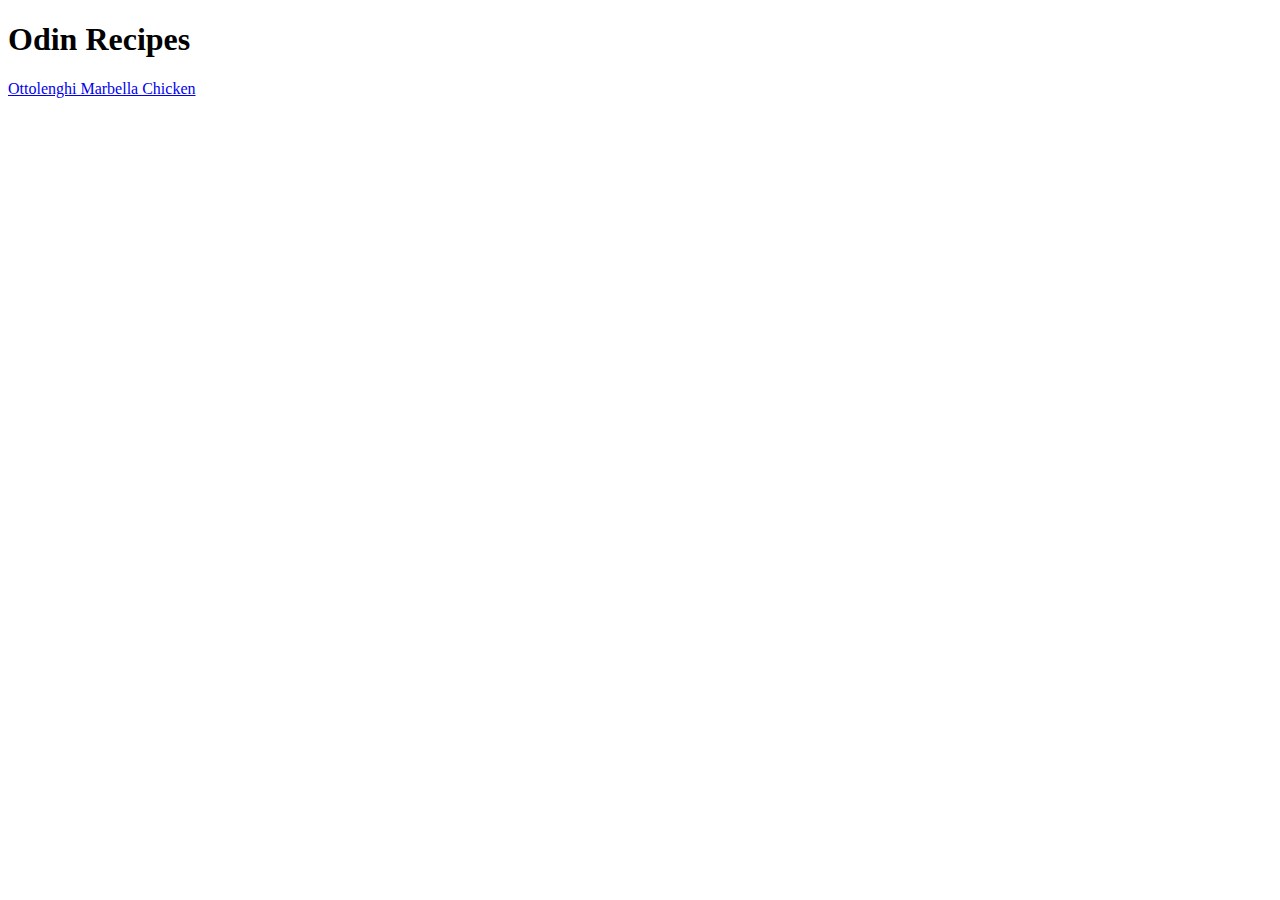
<file: index.html>
<!DOCTYPE html>
<html lang="en">
<head>
    <meta charset="UTF-8">
    <title>Odin Recipes</title>
</head>
<body>
<h1>Odin Recipes</h1>
<a href="recipes/ottolenghi-marbella-chicken.html">Ottolenghi Marbella Chicken</a>

</body>
</html>
</file>
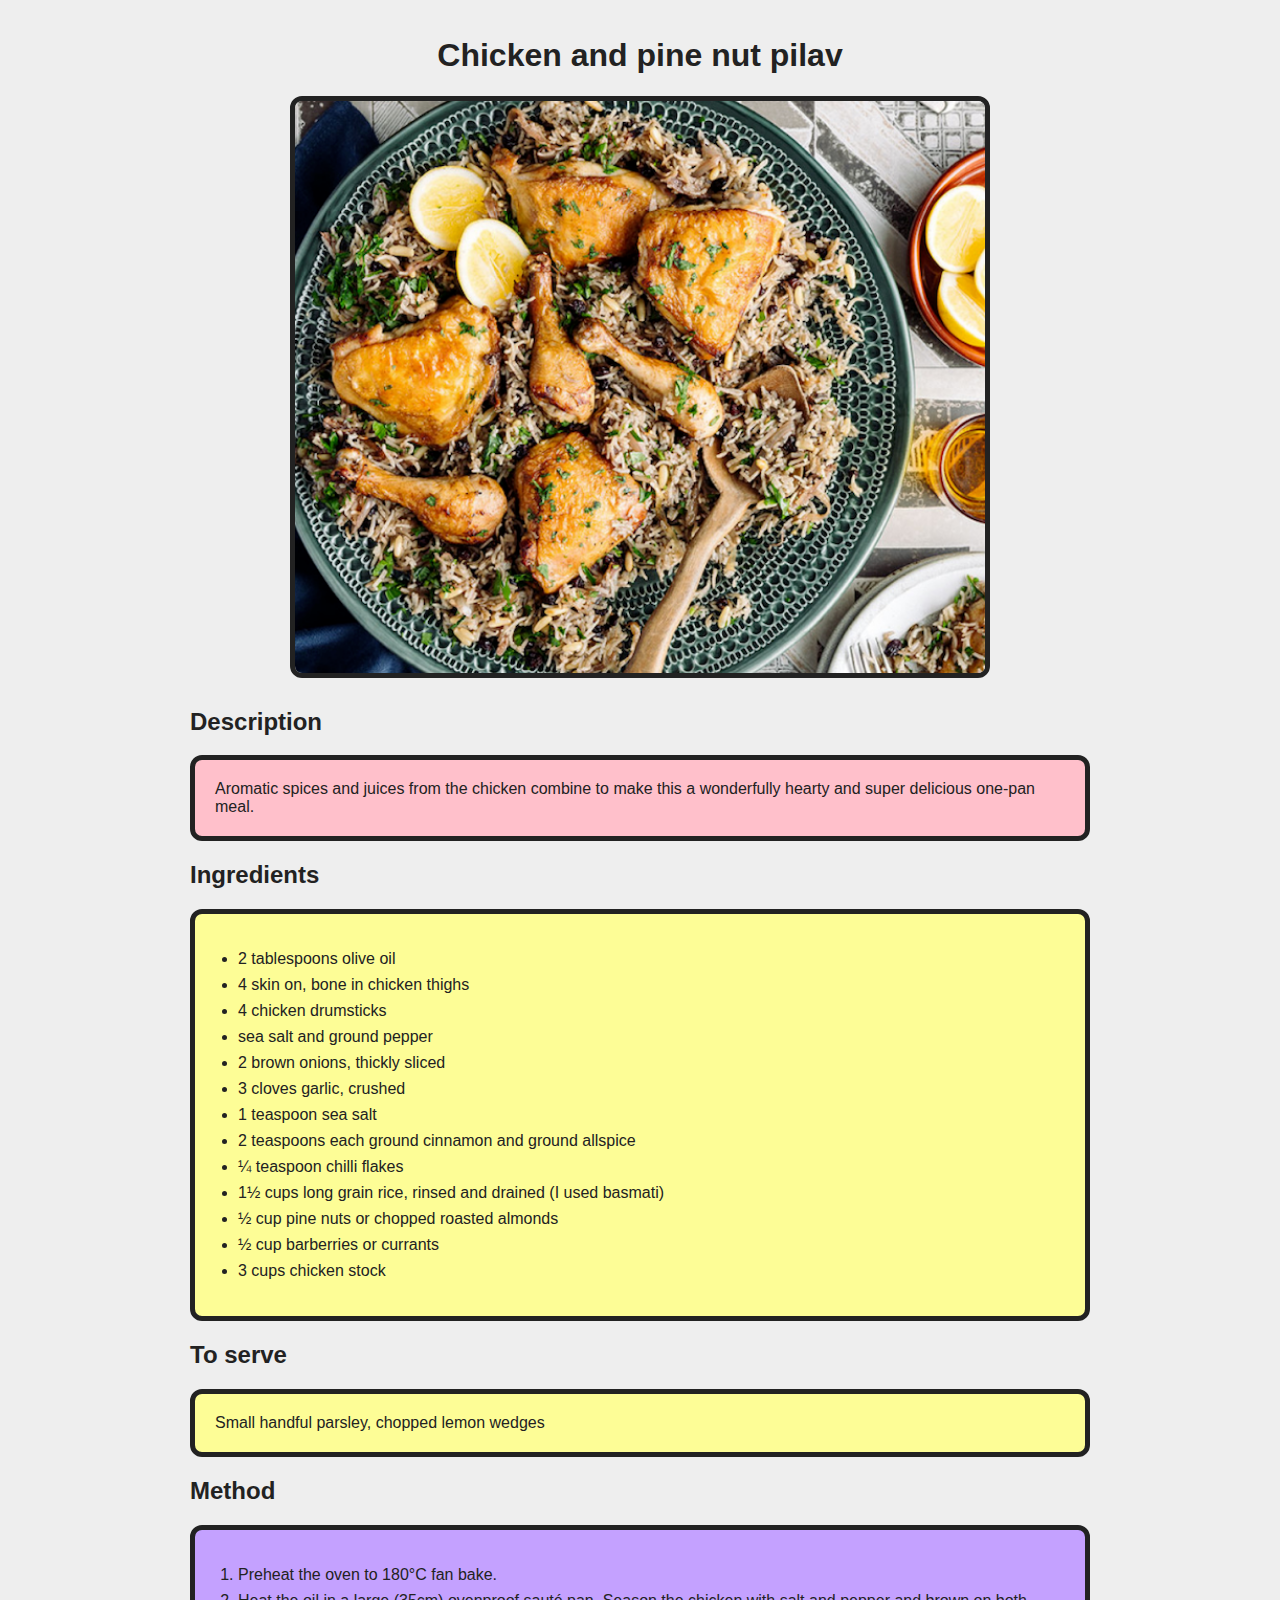
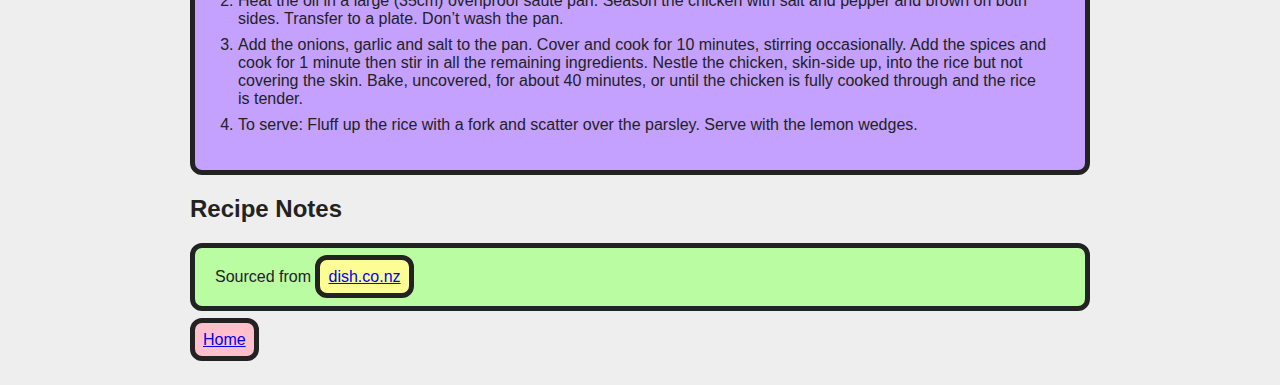
<file: recipes/chicken-pine-nut-pilav.html>
<!DOCTYPE html>
<html lang="en">
<head>
    <meta charset="UTF-8">
    <title>Chicken and pine nut pilav</title>
    <link rel="stylesheet" href="../style.css">
</head>
<body>
<div class="page-container">
    <h1>Chicken and pine nut pilav</h1>
    <img class="image" src="../images/chicken-and-pine-nut-pilav.png" alt="Chicken and pine nut pilav" height=auto
         width="700">
    <h2>Description</h2>
    <div class="container description-background">
        <p>Aromatic spices and juices from the chicken combine to make this a wonderfully hearty and super delicious
            one-pan
            meal.</p>
    </div>
    <h2>Ingredients</h2>
    <div class="container ingredients-background">
        <ul>
            <li>2 tablespoons olive oil</li>
            <li>4 skin on, bone in chicken thighs</li>
            <li>4 chicken drumsticks</li>
            <li>sea salt and ground pepper</li>
            <li>2 brown onions, thickly sliced</li>
            <li>3 cloves garlic, crushed</li>
            <li>1 teaspoon sea salt</li>
            <li>2 teaspoons each ground cinnamon and ground allspice</li>
            <li>¼ teaspoon chilli flakes</li>
            <li>1½ cups long grain rice, rinsed and drained (I used basmati)</li>
            <li>½ cup pine nuts or chopped roasted almonds</li>
            <li>½ cup barberries or currants</li>
            <li>3 cups chicken stock</li>
        </ul>
    </div>
    <h2>To serve</h2>
    <div class="container ingredients-background">
        <p>Small handful parsley, chopped lemon wedges</p>
    </div>
    <h2>Method</h2>
    <div class="container method-background">
        <ol>
            <li>Preheat the oven to 180°C fan bake.</li>
            <li>Heat the oil in a large (35cm) ovenproof sauté pan. Season the chicken with salt and pepper and brown on
                both
                sides. Transfer to a plate. Don’t wash the pan.
            </li>
            <li>Add the onions, garlic and salt to the pan. Cover and cook for 10 minutes, stirring occasionally. Add
                the
                spices
                and cook for 1 minute then stir in all the remaining ingredients. Nestle the chicken, skin-side up, into
                the
                rice but not covering the skin. Bake, uncovered, for about 40 minutes, or until the chicken is fully
                cooked
                through and the rice is tender.
            </li>
            <li>To serve: Fluff up the rice with a fork and scatter over the parsley. Serve with the lemon wedges.</li>
        </ol>
    </div>
    <h2>Recipe Notes</h2>
    <div class="container recipe-notes-background">
        <p>Sourced from <a class="inline-link"
                           href="https://dish.co.nz/recipes/chicken-and-pine-nut-pilav?srsltid=AfmBOoo9vi478myM8vSGAV1RTjuuLlAo3F3rE09lzlWwwWchUjube1VN">dish.co.nz</a>
        </p>
    </div>
    <footer>
        <a class="nav-link" href="../index.html">Home</a>
    </footer>
</div>
</body>
</html>
</file>
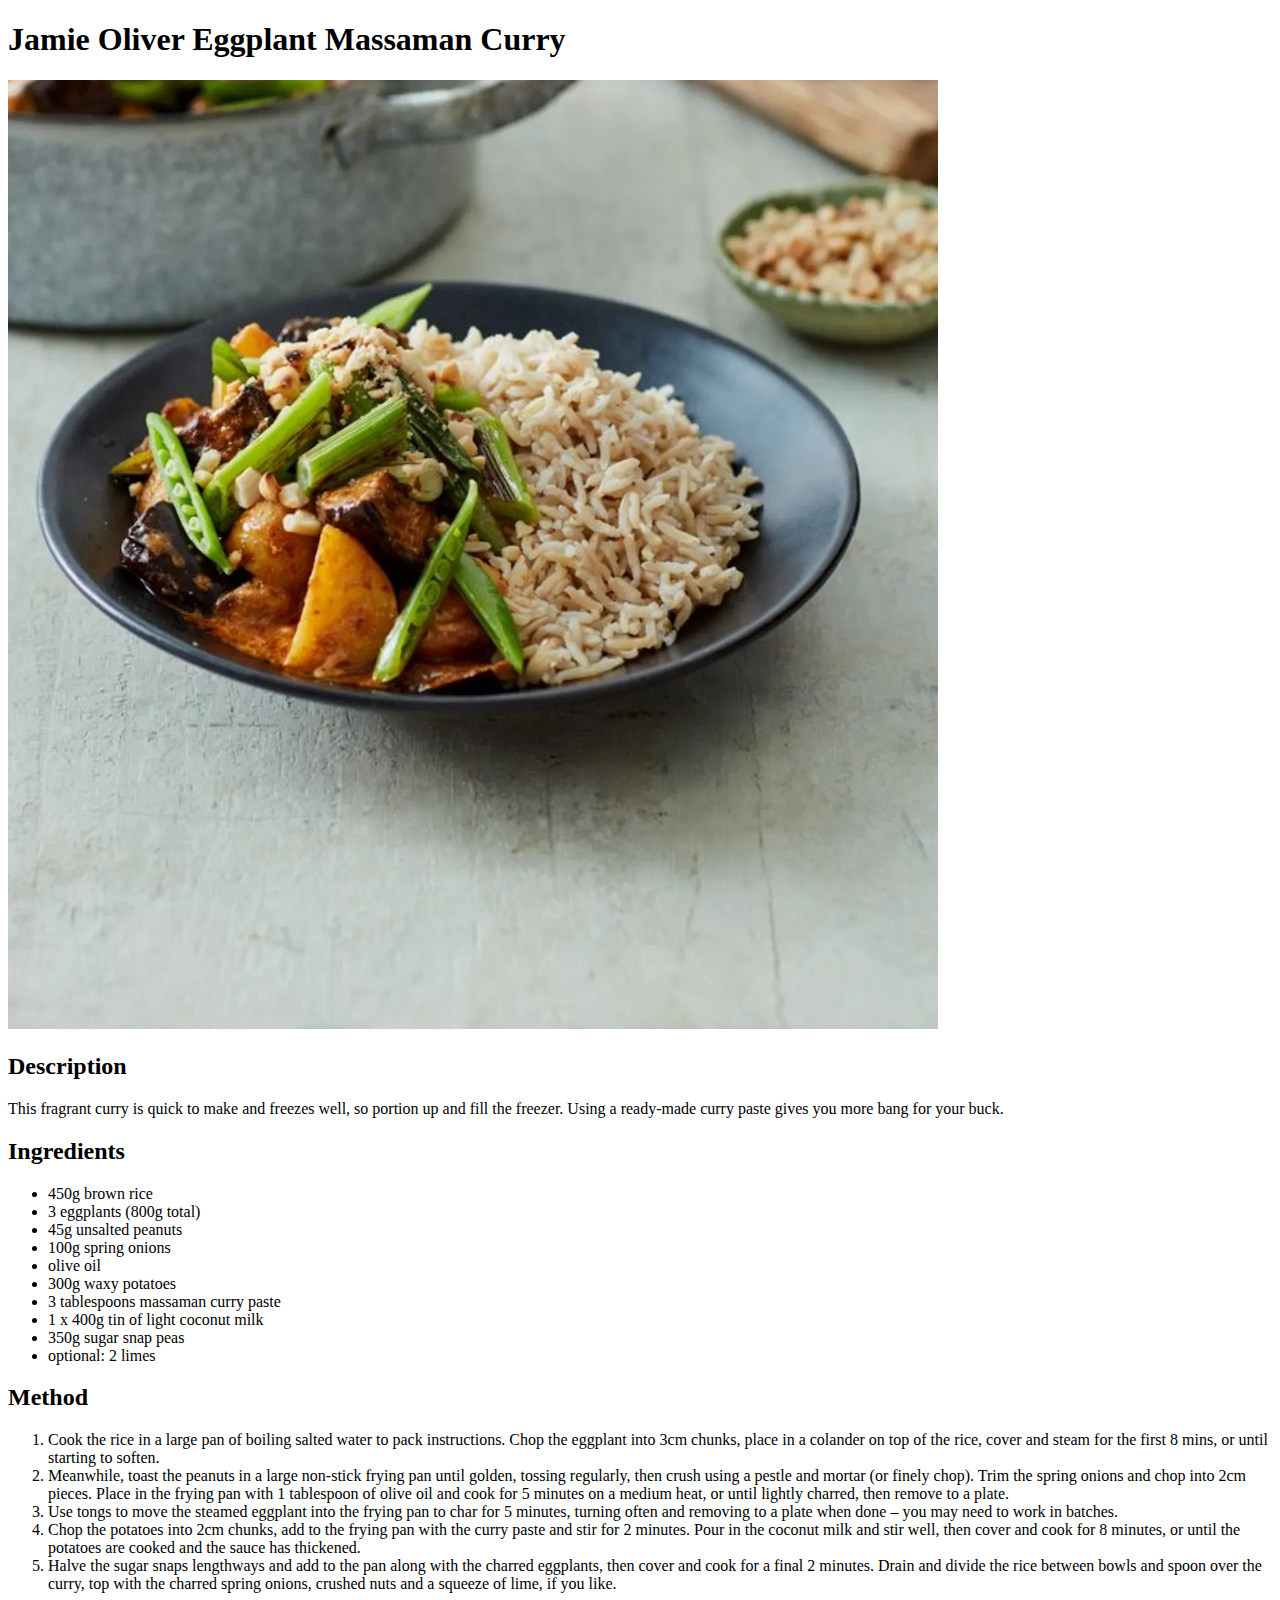
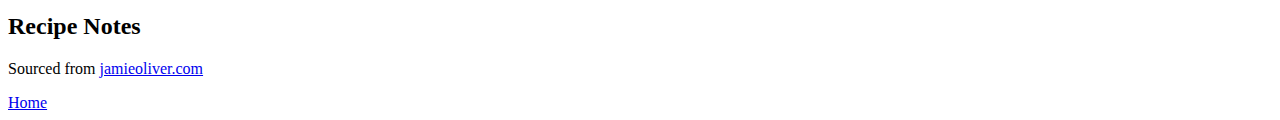
<file: recipes/jamie-oliver-aubergine-massaman-curry.html>
<!DOCTYPE html>
<html lang="en">
<head>
    <meta charset="UTF-8">
    <title>Jamie Oliver Eggplant Massaman Curry</title>
</head>
<body>
<h1>Jamie Oliver Eggplant Massaman Curry</h1>
<img src="../images/eggplant-massaman-curry.jpg" alt="Eggplant massaman curry" height="949" width="930">
<h2>Description</h2>
<p>This fragrant curry is quick to make and freezes well, so portion up and fill the freezer. Using a ready-made curry
    paste gives you more bang for your buck.</p>
<h2>Ingredients</h2>
<ul>
    <li>450g brown rice</li>
    <li>3 eggplants (800g total)</li>
    <li>45g unsalted peanuts</li>
    <li>100g spring onions</li>
    <li>olive oil</li>
    <li>300g waxy potatoes</li>
    <li>3 tablespoons massaman curry paste</li>
    <li>1 x 400g tin of light coconut milk</li>
    <li>350g sugar snap peas</li>
    <li>optional: 2 limes</li>
</ul>
<h2>Method</h2>
<ol>
    <li>Cook the rice in a large pan of boiling salted water to pack instructions. Chop the eggplant into 3cm chunks,
        place in a colander on top of the rice, cover and steam for the first 8 mins, or until starting to soften.
    </li>
    <li>Meanwhile, toast the peanuts in a large non-stick frying pan until golden, tossing regularly, then crush using a
        pestle and mortar (or finely chop). Trim the spring onions and chop into 2cm pieces. Place in the frying pan
        with 1 tablespoon of olive oil and cook for 5 minutes on a medium heat, or until lightly charred, then remove to
        a plate.
    </li>
    <li>Use tongs to move the steamed eggplant into the frying pan to char for 5 minutes, turning often and removing to
        a plate when done – you may need to work in batches.
    </li>
    <li>Chop the potatoes into 2cm chunks, add to the frying pan with the curry paste and stir for 2 minutes. Pour in
        the coconut milk and stir well, then cover and cook for 8 minutes, or until the potatoes are cooked and the
        sauce has thickened.
    </li>
    <li>Halve the sugar snaps lengthways and add to the pan along with the charred eggplants, then cover and cook for a
        final 2 minutes. Drain and divide the rice between bowls and spoon over the curry, top with the charred spring
        onions, crushed nuts and a squeeze of lime, if you like.
    </li>
</ol>
<h2>Recipe Notes</h2>
<p>Sourced from <a href="https://www.jamieoliver.com/recipes/aubergine/aubergine-massaman-curry/">jamieoliver.com</a></p>
<a href="../index.html">Home</a>
</body>
</html>
</file>
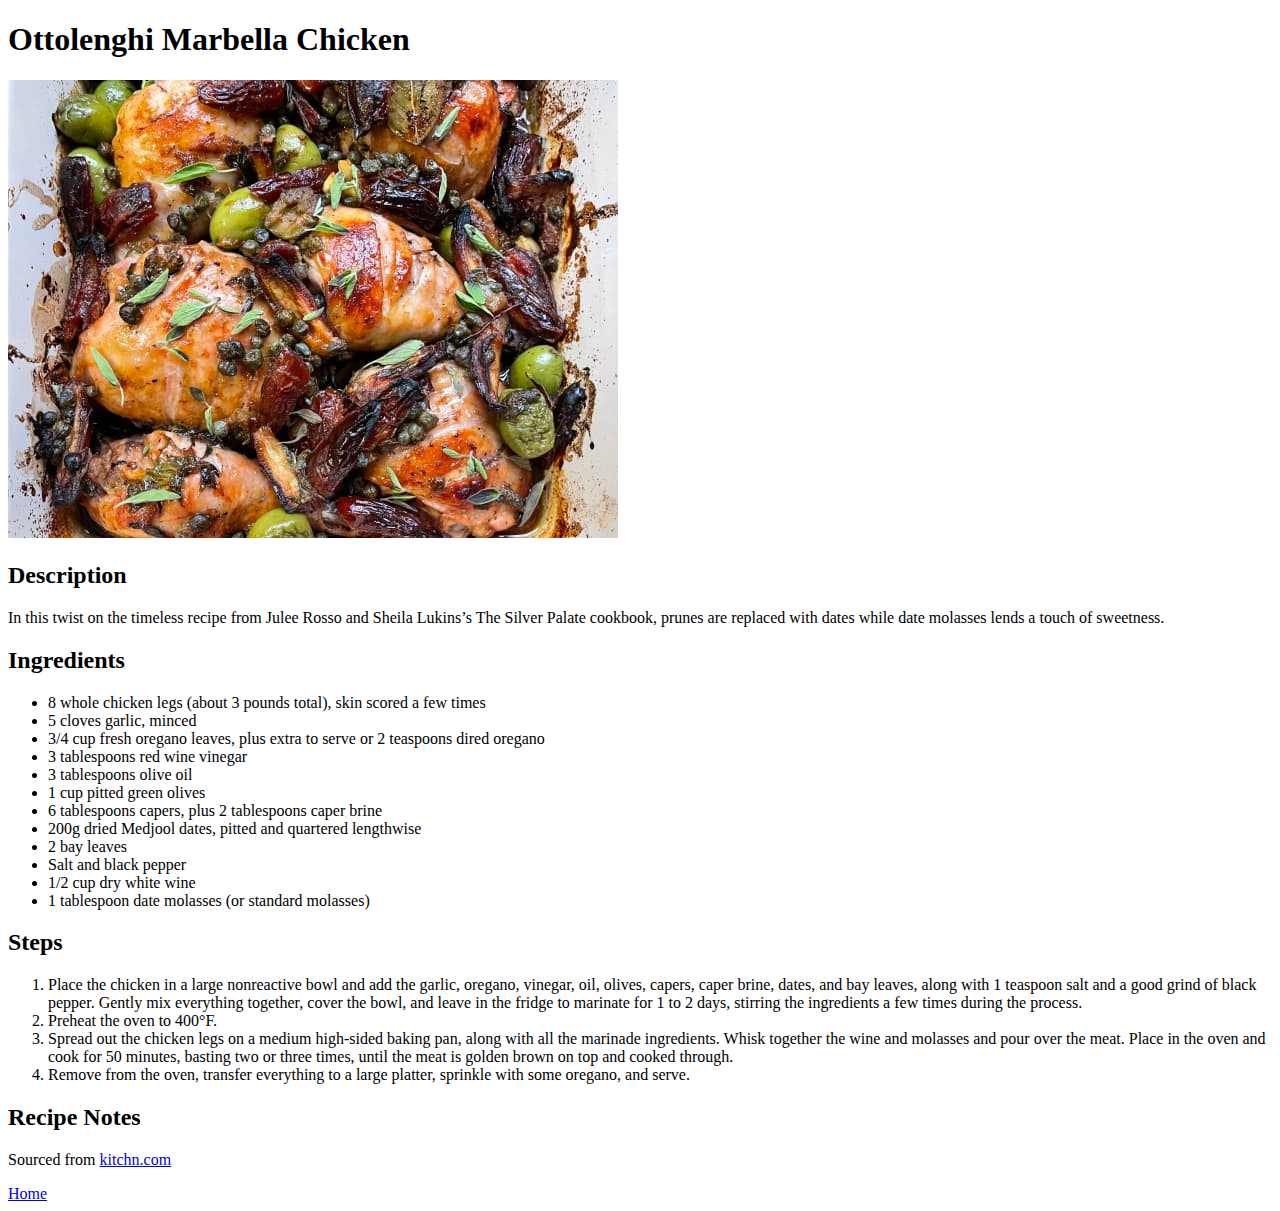
<file: recipes/ottolenghi-marbella-chicken.html>
<!DOCTYPE html>
<html lang="en">
<head>
    <meta charset="UTF-8">
    <title>Ottolenghi Marbella Chicken</title>
</head>
<body>
<h1>Ottolenghi Marbella Chicken</h1>
<img src="../images/ottolenghi-marbella-chicken.jpeg" alt="Finished Ottolenghi Marbella chicken dish" height="458" width="610">
<h2>Description</h2>
<p>In this twist on the timeless recipe from Julee Rosso and Sheila Lukins’s The Silver Palate cookbook,
    prunes are replaced with dates while date molasses lends a touch of sweetness.</p>
<h2>Ingredients</h2>
<ul>
    <li>8 whole chicken legs (about 3 pounds total), skin scored a few times</li>
    <li>5 cloves garlic, minced</li>
    <li>3/4 cup fresh oregano leaves, plus extra to serve or 2 teaspoons dired oregano</li>
    <li>3 tablespoons red wine vinegar</li>
    <li>3 tablespoons olive oil</li>
    <li>1 cup pitted green olives</li>
    <li>6 tablespoons capers, plus 2 tablespoons caper brine</li>
    <li>200g dried Medjool dates, pitted and quartered lengthwise</li>
    <li>2 bay leaves</li>
    <li>Salt and black pepper</li>
    <li>1/2 cup dry white wine</li>
    <li>1 tablespoon date molasses (or standard molasses)</li>
</ul>
<h2>Steps</h2>
<ol>
    <li>Place the chicken in a large nonreactive bowl and add the garlic, oregano, vinegar, oil, olives, capers, caper
        brine, dates, and bay leaves, along with 1 teaspoon salt and a good grind of black pepper. Gently mix everything
        together, cover the bowl, and leave in the fridge to marinate for 1 to 2 days, stirring the ingredients a few
        times during the process.
    </li>
    <li>Preheat the oven to 400°F.</li>
    <li>Spread out the chicken legs on a medium high-sided baking pan, along with all the marinade ingredients. Whisk
        together the wine and molasses and pour over the meat. Place in the oven and cook for 50 minutes, basting two or
        three times, until the meat is golden brown on top and cooked through.
    </li>
    <li>Remove from the oven, transfer everything to a large platter, sprinkle with some oregano, and serve.</li>
</ol>
<h2>Recipe Notes</h2>
<p>Sourced from <a href="https://www.thekitchn.com/ottolenghis-chicken-marbella-recipe-23123072">kitchn.com</a></p>
<a href="../index.html">Home</a>
</body>
</html>
</file>
<file: style.css>
html {
    box-sizing: border-box;
}

*, *:before, *:after {
    box-sizing: inherit;
}

body {
    background-color: #eee;
    color: #222;
    font-family: Verdana, sans-serif;
    padding: 8px;
}

.page-container {
    margin: 16px auto;
    width: 100%;
    max-width: 900px;
}

h1 {
    text-align: center;
}

.image {
    display: block;
    border: 5px solid #222;
    border-radius: 12px;
    margin: 16px auto 30px auto;
}

li {
    margin: 8px 0 8px 0;
}

ul, ol {
    padding: 8px;
    margin: 20px 28px 20px 35px;
}

.container {
    border-radius: 12px;
    border: 5px solid #222;
}

.bullet-list {
    background-color: #FFC0CB;
    font-weight: bold;
}

p {
    margin: 20px;
}

.ingredients-background {
    background-color: #FDFD96;
}

.description-background {
    background-color: #FFC0CB;
}

.method-background {
    background-color: #C4A1FF;
}

.recipe-notes-background {
    background-color: #BAFCA2;
}

footer {
    margin: 20px 0;
}

.inline-link {
    border-radius: 12px;
    border: 5px solid #222;
    padding: 8px;
    background-color: #FDFD96;
}

.nav-link {
    border-radius: 12px;
    border: 5px solid #222;
    padding: 8px;
    background-color: #FFC0CB;

}
</file>
